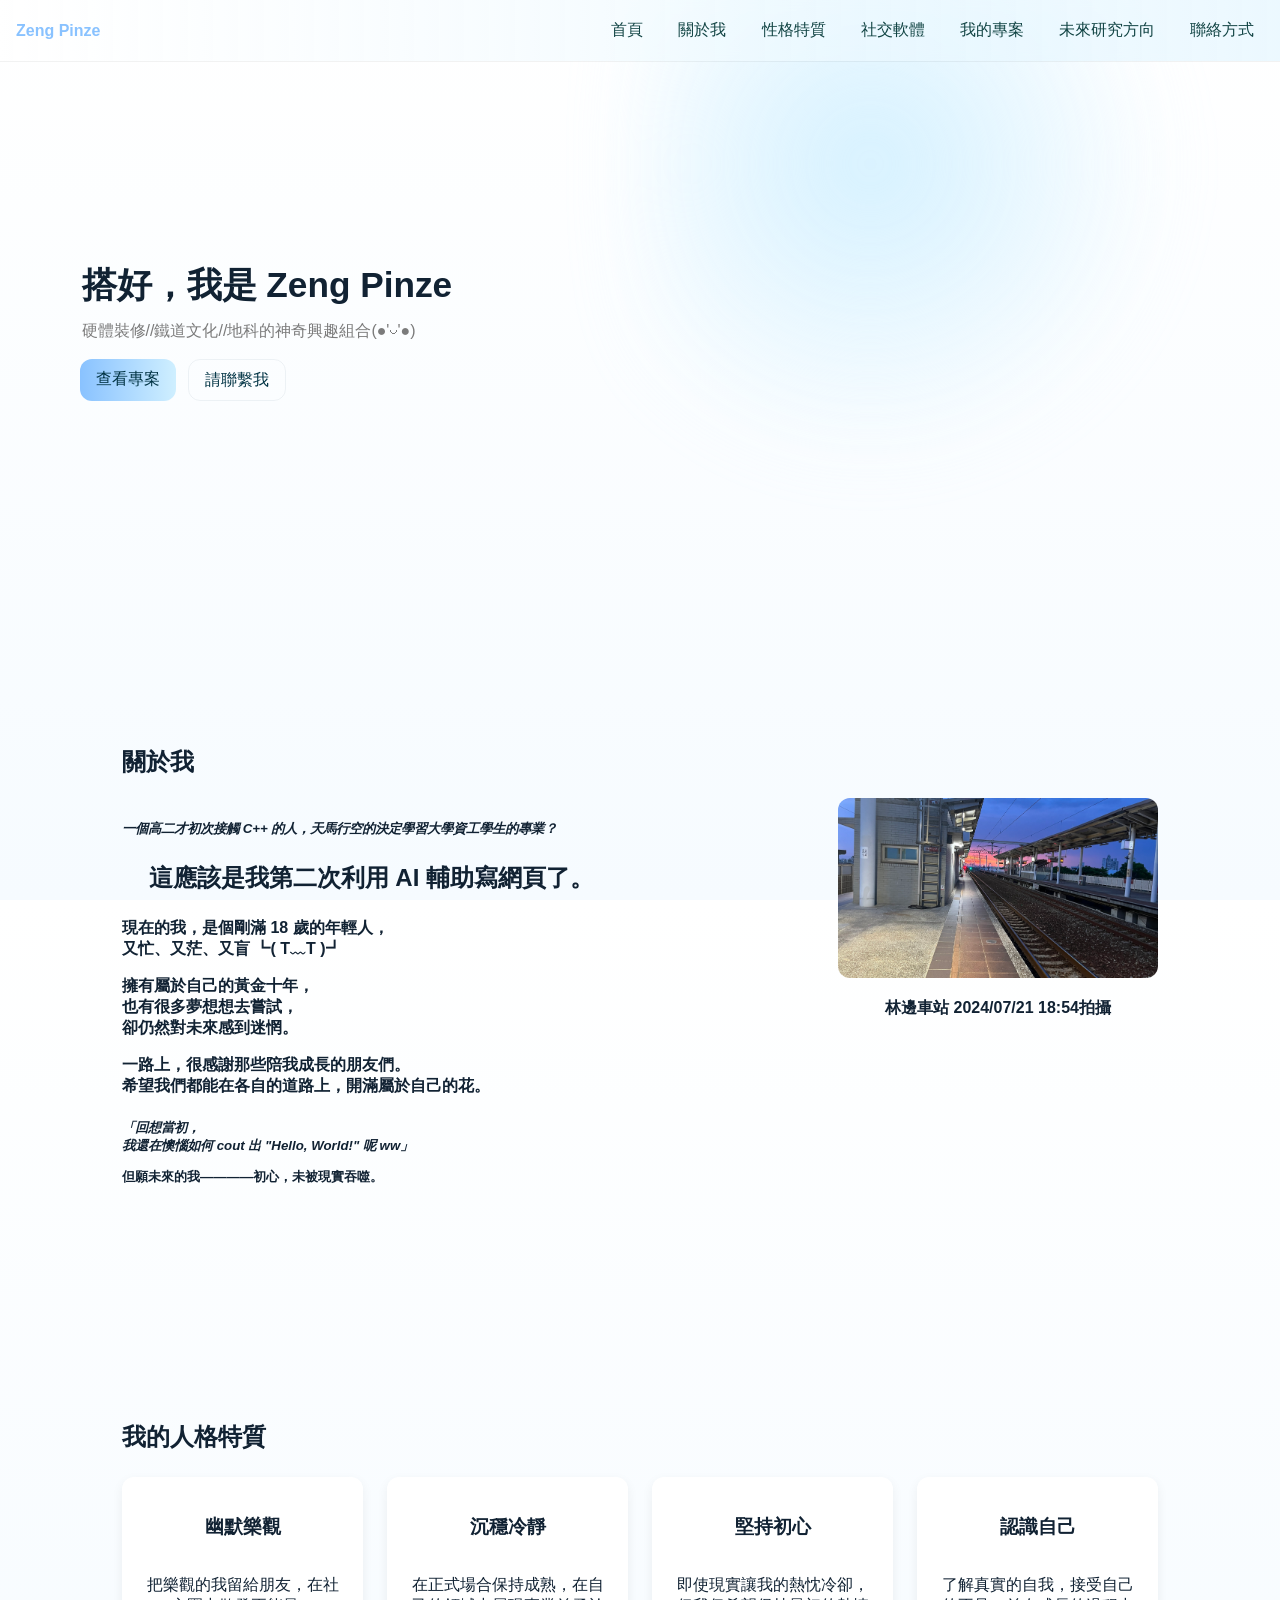
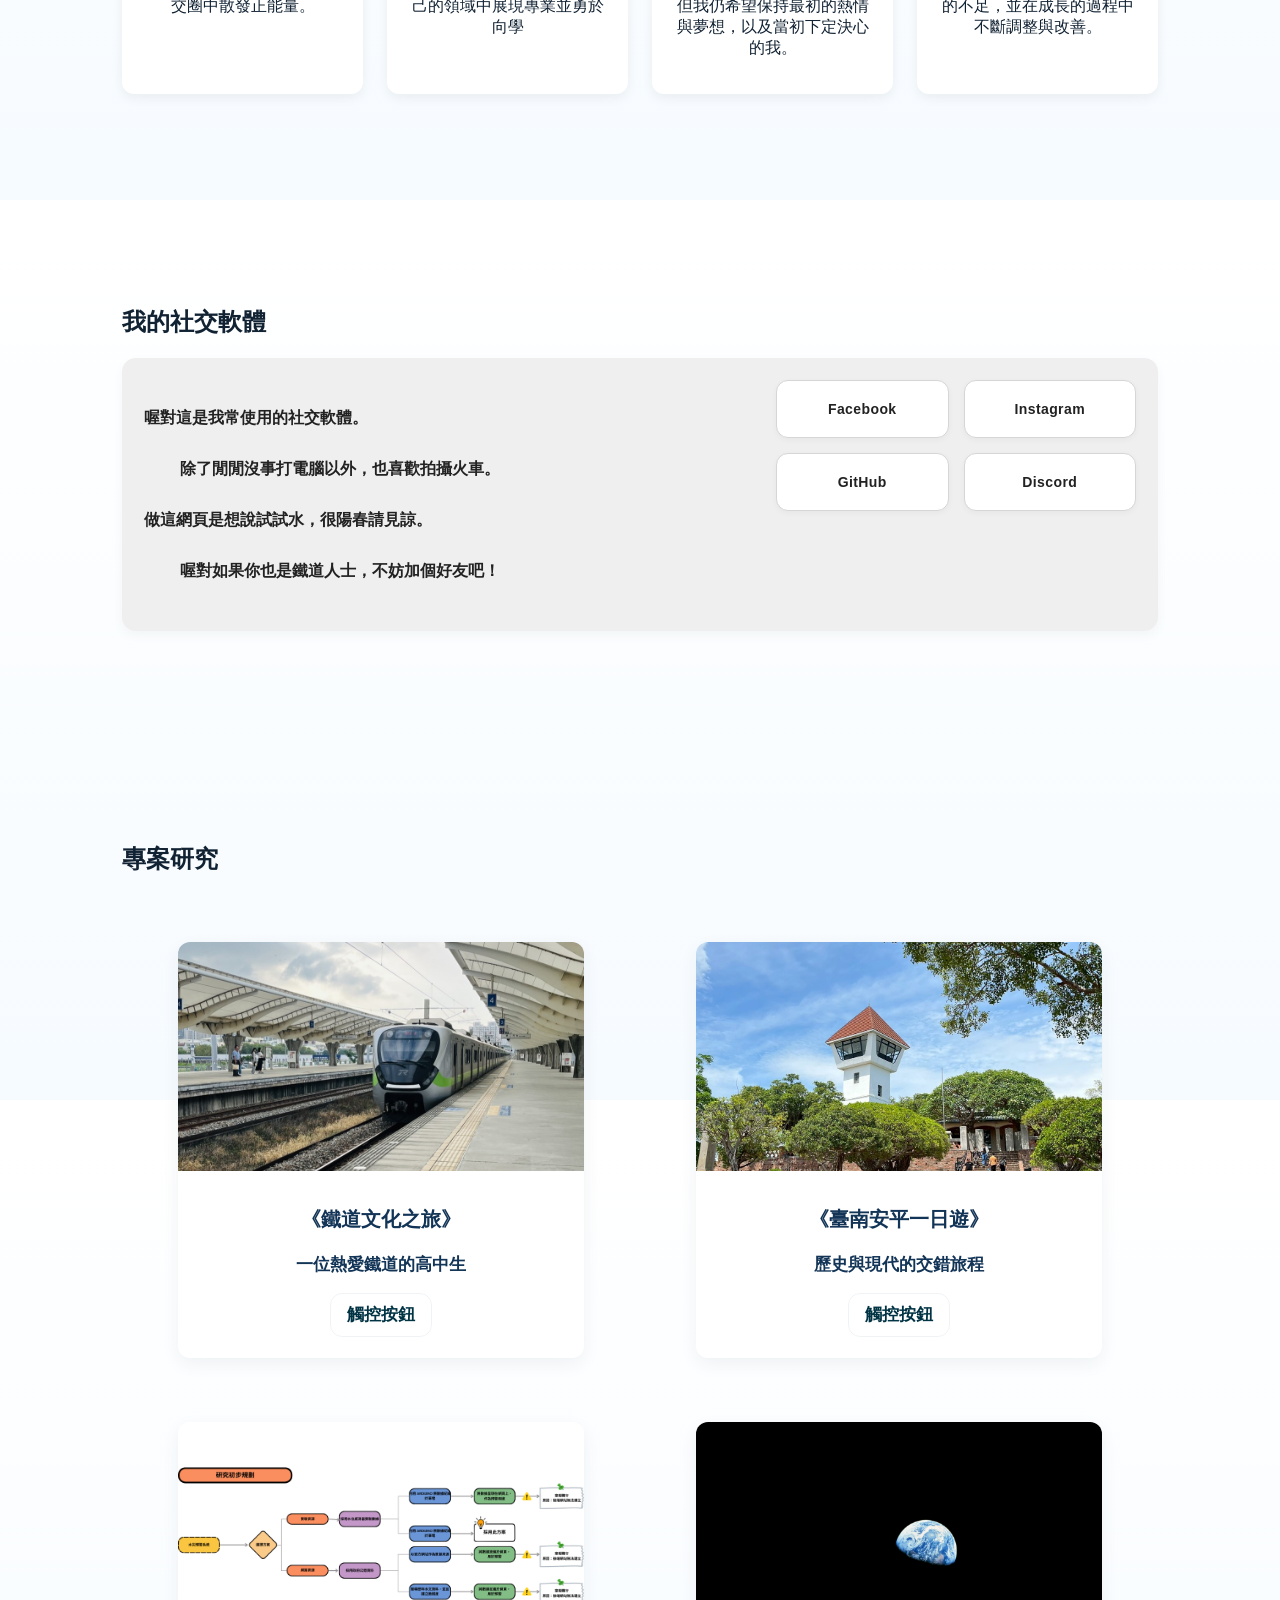
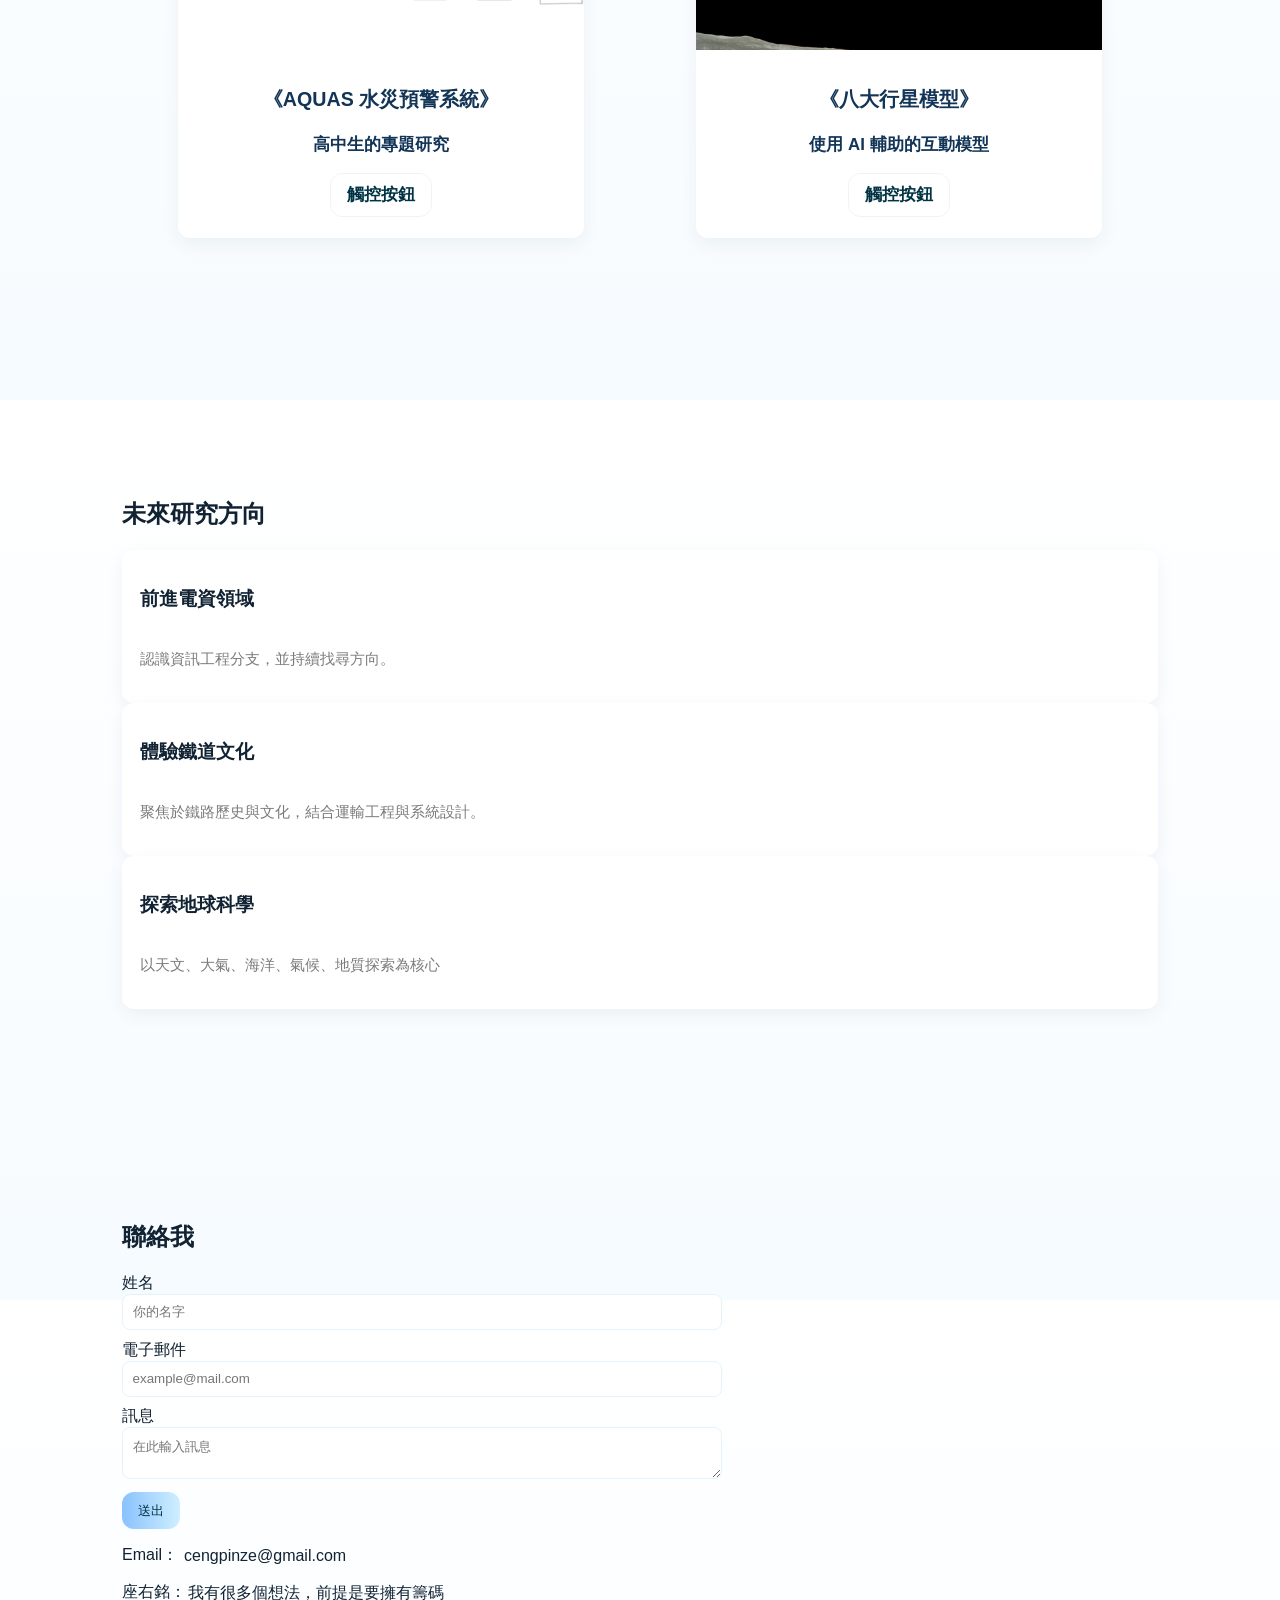
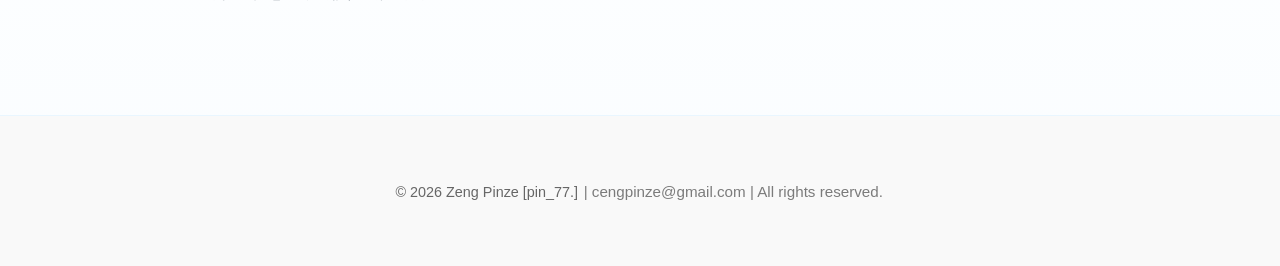
<file: index.html>
<!DOCTYPE html>
<html lang="zh-TW">

<head>
    <meta charset="UTF-8">
    <meta name="viewport" content="width=device-width, initial-scale=1.0">
    <title>pinMode_77.</title>
    <link rel="stylesheet" href="style.css">
    <meta name="viewport" content="width=device-width, initial-scale=1.0">
    <link rel="icon" type="image/png" href="pinze_logo.jpg">
</head>

<body>
    <header class="site-header">
        <a class="logo" href="#home">Zeng Pinze</a>
        <nav class="nav" id="nav">
            <a href="#home">首頁</a>
            <a href="#about">關於我</a>
            <a href="#personality">性格特質</a>
            <a href="#social">社交軟體</a>
            <a href="#portfolio">我的專案</a>
            <a href="#services">未來研究方向</a>
            <a href="#contact">聯絡方式</a>

        </nav>
        <button id="menuBtn" class="touch-btn" aria-label="開啟選單">☰</button>
    </header>

    <main>
        <!-- HERO / 首頁 -->
        <section id="home" class="hero">
            <div class="hero-inner">
                <h1 class="editable" data-placeholder="在此填入你的標題">搭好，我是 Zeng Pinze</h1>
                <p class="editable" data-placeholder="在此填入一句話自我介紹">硬體裝修//鐵道文化//地科的神奇興趣組合(●'◡'●)
                </p>
                <div class="hero-ctas">
                    <a class="btn primary touch-btn" href="#portfolio">查看專案</a>
                    <a class="btn ghost touch-btn" href="#contact">請聯繫我</a>
                </div>
            </div>
            <div class="hero-bg" aria-hidden="true"></div>
        </section>

        <!-- about / 關於我 -->
        <section id="about" class="section reveal">
            <div class="container">
                <h1>關於我</h1>
                <div class="about-grid">
                    <div class="about-text">
                        <h5>
                            <p><em>一個高二才初次接觸 C++ 的人，天馬行空的決定學習大學資工學生的專業？</em></p>
                        </h5>


                        <h2><p>
                            &nbsp;&nbsp;&nbsp;&nbsp;這應該是我第二次利用 AI 輔助寫網頁了。
                        </p>
                        </h2>

                        <h4>
                            <p>
                                現在的我，是個剛滿 18 歲的年輕人，<br>
                                又忙、又茫、又盲 ┗( T﹏T )┛
                            </p>

                            <p>
                                擁有屬於自己的黃金十年，<br>
                                也有很多夢想想去嘗試，<br>
                                卻仍然對未來感到迷惘。
                            </p>

                            <p>
                                一路上，很感謝那些陪我成長的朋友們。<br>
                                希望我們都能在各自的道路上，開滿屬於自己的花。
                            </p>
                        </h4>

                        <h5>
                            <p><em>
                                    「回想當初，<br>
                                    我還在懊惱如何 cout 出 "Hello, World!" 呢 ww」
                                </em></p>

                            <p><strong>
                                    但願未來的我————初心，未被現實吞噬。
                                </strong></p>
                        </h5>
                    </div>
                    <div class="about-media">
                        <img src="LB_station.jpg" alt="林邊車站" class="rounded shadow" />
                        <p style="text-align: center; font-weight: bold;">林邊車站 2024/07/21 18:54拍攝</p>
                    </div>


                </div>
            </div>
        </section>



        <!-- personality / 人格特質 -->
        <section id="personality" class="section reveal">
            <div class="container">
                <h1>我的人格特質</h1>
                <div class="grid personality-grid">
                    <article class="card">
                        <h3>幽默樂觀</h3>
                        <p>把樂觀的我留給朋友，在社交圈中散發正能量。</p>
                    </article>
                    <article class="card">
                        <h3>沉穩冷靜</h3>
                        <p>在正式場合保持成熟，在自己的領域中展現專業並勇於向學</p>
                    </article>
                    <article class="card">
                        <h3>堅持初心</h3>
                        <p>即使現實讓我的熱忱冷卻，但我仍希望保持最初的熱情與夢想，以及當初下定決心的我。</p>
                    </article>
                    <article class="card">
                        <h3>認識自己</h3>
                        <p>了解真實的自我，接受自己的不足，並在成長的過程中不斷調整與改善。</p>
                    </article>
                </div>
            </div>
        </section>



        <!-- social / 社交軟體 -->
        <section id="social" class="section reveal">
            <div class="container">
                <h1>我的社交軟體</h1>
                <div class="social-grid-layout">
                    <div class="social-text">
                        <h6>
                            <p>喔對這是我常使用的社交軟體。</p>
                        </h6>
                        <h6>
                            <p>&nbsp;&nbsp;&nbsp;&nbsp;&nbsp;&nbsp;&nbsp;&nbsp;除了閒閒沒事打電腦以外，也喜歡拍攝火車。<br>
                                <br>做這網頁是想說試試水，很陽春請見諒。<br>
                                <br>&nbsp;&nbsp;&nbsp;&nbsp;&nbsp;&nbsp;&nbsp;&nbsp;喔對如果你也是鐵道人士，不妨加個好友吧！
                            </p>
                        </h6>
                    </div>
                    <div class="social-links">
                        <div class="social-card">
                            <a href="https://www.facebook.com/share/1Z2Pvj5gK8/?mibextid=wwXIfr" target="_blank"
                                rel="noopener noreferrer">Facebook</a>
                        </div>
                        <div class="social-card">
                            <a href="hhttps://www.instagram.com/pinze_1217?stkn=MWd3c3Fwb3gzZjg2OA%3D%3D&utm_source=qr"
                                target="_blank" rel="noopener noreferrer">Instagram</a>
                        </div>
                        <div class="social-card">
                            <a href="https://github.com/zengpinze" target="_blank" rel="noopener noreferrer">GitHub</a>
                        </div>
                        <div class="social-card">
                            <a href="https://discordapp.com/users/845567407082569739" target="_blank"
                                rel="noopener noreferrer">Discord</a>
                        </div>
                    </div>
                </div>
            </div>
        </section>




        <!-- portfolio / 作品集 -->
        <section id="portfolio" class="section reveal" aria-labelledby="portfolio-title">
            <div class="container">
                <h1 id="portfolio-title">專案研究</h1>

                <div class="gallery">
                    <figure class="card">
                        <img src="Xinwuri_Station.jpg" alt="新烏日車站外觀" loading="lazy" />
                        <figcaption>
                            <h3>《鐵道文化之旅》</h3>
                            <p>一位熱愛鐵道的高中生</p>
                            <a class="btn ghost touch-btn"
                                href="https://sites.google.com/view/pin7-self-directed-learning/%E7%B0%A1%E4%BB%8B"
                                target="_blank" rel="noopener noreferrer">觸控按鈕</a>
                        </figcaption>
                    </figure>

                    <figure class="card">
                        <img src="Anping_Timewalk.jpg" alt="臺南安平歷史景點" loading="lazy" />
                        <figcaption>
                            <h3>《臺南安平一日遊》</h3>
                            <p>歷史與現代的交錯旅程</p>
                            <a class="btn ghost touch-btn" href="https://zengpinze.github.io/Anping_Timewalk/"
                                target="_blank" rel="noopener noreferrer">觸控按鈕</a>
                        </figcaption>
                    </figure>

                    <figure class="card">
                        <img src="thematic_study.png" alt="AQUAS 水災預警系統示意圖" loading="lazy" />
                        <figcaption>
                            <h3>《AQUAS 水災預警系統》</h3>
                            <p>高中生的專題研究</p>
                            <a class="btn ghost touch-btn" href="https://zengpinze.github.io/water_sensor/"
                                target="_blank" rel="noopener noreferrer">觸控按鈕</a>
                        </figcaption>
                    </figure>

                    <figure class="card">
                        <img src="Earth.jpg" alt="八大行星模型" loading="lazy" />
                        <figcaption>
                            <h3>《八大行星模型》</h3>
                            <p>使用 AI 輔助的互動模型</p>
                            <a class="btn ghost touch-btn" href="https://zengpinze.github.io/Solar_System/"
                                target="_blank" rel="noopener noreferrer">觸控按鈕</a>
                        </figcaption>
                    </figure>
                </div>
            </div>
        </section>




        <!-- services / 項目 -->
        <section id="services" class="section reveal">
            <div class="container">
                <h1>未來研究方向</h1>
                <div class="grid services-grid">
                    <article class="service card">
                        <h3 class="editable">前進電資領域</h3>
                        <p class="editable small">認識資訊工程分支，並持續找尋方向。</p>
                    </article>
                    <article class="service card">
                        <h3 class="editable">體驗鐵道文化</h3>
                        <p class="editable small">聚焦於鐵路歷史與文化，結合運輸工程與系統設計。</p>
                    </article>
                    <article class="service card">
                        <h3 class="editable">探索地球科學</h3>
                        <p class="editable small">以天文、大氣、海洋、氣候、地質探索為核心</p>
                    </article>
                </div>
            </div>
        </section>

        <!-- contact / 聯絡方式 -->
        <section id="contact" class="section reveal">
            <div class="container">
                <h1>聯絡我</h1>
                <form id="contactForm" class="contact-form">
                    <label>姓名<input type="text" name="name" placeholder="你的名字" required></label>
                    <label>電子郵件<input type="email" name="email" placeholder="example@mail.com" required></label>
                    <label>訊息<textarea name="message" placeholder="在此輸入訊息"></textarea></label>
                    <button type="submit" class="btn primary touch-btn">送出</button>
                </form>

                <div class="contact-info">
                    <p>Email：<span class="editable"> cengpinze@gmail.com</span></p>
                    <p>座右銘：<span class="editable">我有很多個想法，前提是要擁有籌碼</span></p>
                </div>
            </div>
        </section>
    </main>

    <footer class="site-footer">
        <div class="container">
            <p>© <span id="year"></span> Zeng Pinze [pin_77.] <span class="editable small"> | cengpinze@gmail.com |
                    All rights reserved.</span>
            </p>
        </div>
    </footer>

    <script src="script.js"></script>
</body>

</html>

<!-- 欸這是小彩蛋嘻嘻，你能看到這段文字代表你不簡單
    然後我知道盧品碩一定會看我後台，所以我在這裡向你問好(?
    好啦我知道你會說這到底三小，好啦等我之後學會更多再來改 = = 
    -->
</file>
<file: style.css>
/* =========================
   全域變數與基底（:root）
   定義主色、圓角、最大寬度等變數，整站共用
   ========================= */
:root {
    --main: #CFEFFF;
    /* 淺藍 */
    --white: #ffffff;
    --muted: #7b7b7b;
    --accent: #89c2ff;
    --glass: rgba(255, 255, 255, 0.7);
    --max-width: 1100px;
    --radius: 14px;
}

/* 全站盒模型統一 */
* {
    box-sizing: border-box;
}

/* html, body 高度設定以利 hero 滿版 */
html,
body {
    height: 100%;
}

/* =========================
   body 基底樣式
   字型、背景漸層、字色
   ========================= */
body {
    margin: 0;
    font-family: -apple-system, BlinkMacSystemFont, "Segoe UI", Roboto, "Noto Sans TC", Arial;
    color: #123;
    background: linear-gradient(180deg, var(--white), #f6fbff);
    -webkit-font-smoothing: antialiased;
}

/* 中央容器：用來包主要內容（.container） */
.container {
    max-width: var(--max-width);
    margin: 0 auto;
    padding: 2rem;
}

/* =========================
   頁首 / 導覽（.site-header）
   固定在頁頂、毛玻璃效果
   ========================= */
.site-header {
    position: fixed;
    inset: 0 0 auto 0;
    display: flex;
    align-items: center;
    justify-content: space-between;
    padding: 0.75rem 1rem;
    background: linear-gradient(90deg, rgba(255, 255, 255, 0.8), rgba(223, 244, 255, 0.6));
    backdrop-filter: blur(6px);
    z-index: 40;
    width: 100%;
    box-shadow: 0 1px 0 rgba(0, 0, 0, 0.05);
}

/* logo 樣式（通常放在左側） */
.logo {
    font-weight: 700;
    color: var(--accent);
    text-decoration: none;
}

/* 導覽列（右側連結容器） */
.nav {
    display: flex;
    gap: 1rem;
}

/* 導覽連結樣式 */
.nav a {
    color: #144;
    text-decoration: none;
    padding: 0.5rem 0.6rem;
    border-radius: 8px;
}

.nav a:hover {
    background: var(--main);
}

/* 漢堡按鈕（桌面隱藏，手機顯示） */
#menuBtn {
    display: none;
}

/* =========================
   HERO（首屏）
   大標、描述、CTA 按鈕
   ========================= */
.hero {
    min-height: 70vh;
    display: flex;
    align-items: center;
    position: relative;
    overflow: hidden;
}

/* hero 內文容器 */
.hero-inner {
    padding: 6rem 2rem 4rem;
    max-width: 900px;
    margin-left: 3rem;
}

/* hero 標題與段落 */
.hero h1 {
    font-size: 2.2rem;
    margin: 0 0 .5rem;
}

.hero p {
    margin: 0 0 1rem;
    color: var(--muted);
}

/* CTA 按鈕群容器 */
.hero-ctas {
    display: flex;
    gap: .75rem;
}

/* 共用按鈕樣式 */
.btn {
    display: inline-block;
    padding: .6rem 1rem;
    border-radius: 12px;
    text-decoration: none;
    border: none;
    cursor: pointer;
}

/* 主要按鈕（漸層） */
.btn.primary {
    background: linear-gradient(90deg, var(--accent), var(--main));
    color: #034;
}

/* 空心按鈕 */
.btn.ghost {
    background: transparent;
    border: 1px solid rgba(3, 60, 80, 0.06);
    color: #034;
}

/* 縮放觸控反饋（給行動裝置） */
.touch-btn {
    transition: transform .12s ease;
}

.touch-btn:active {
    transform: scale(.97);
}

/* hero 裝飾性背景光暈 */
.hero-bg {
    position: absolute;
    right: -10%;
    top: -10%;
    width: 60%;
    height: 120%;
    background: radial-gradient(circle at 30% 30%, var(--main), transparent 40%);
    filter: blur(40px);
    opacity: .9;
}

/* =========================
   區塊通用（.section）
   各大區塊的上下內距
   ========================= */
.section {
    padding: 4rem 0;
}

h2 {
    margin-top: 0;
}

/* =========================
   關於我（about-grid）
   桌面兩欄（內容 + 側欄圖片），手機改一欄
   ========================= */
.about-grid {
    display: grid;
    grid-template-columns: 1fr 320px;
    gap: 1.5rem;
    align-items: start;
}



/* 圓角圖片（常用於個人照） */
.rounded {
    width: 100%;
    border-radius: 12px;
    object-fit: cover;
}

/* 輸入欄通用樣式（搜尋/聯絡表單） */
.text-input {
    display: block;
    width: 100%;
    padding: .5rem;
    margin: .4rem 0;
    border-radius: 8px;
    border: 1px solid #e4eef7;
}

/* =========================
   社交軟體區塊（#social）
   ========================= */
:root {
    /* 若你已有變數可不用改 */
    --accent: #89c2ff;
    --glass: rgba(255, 255, 255, 0.7);
    --radius: 12px;
    --text-color: #222;
}

/* 社交區塊：桌機左文字、右按鈕（卡片） */
.social-grid-layout {
    display: grid;
    grid-template-columns: 1fr 360px;
    /* 左 1fr，右固定寬度（可改） */
    gap: 20px;
    align-items: start;

    /* 新增：內部容器灰底、圓角與內間距（選項 B） */
    background: #efefef;
    /* 容器灰色背景 */
    padding: 22px;
    border-radius: 14px;
    box-shadow: 0 4px 12px rgba(0, 0, 0, 0.04);
}

/* 手機：整欄垂直堆疊（文字先、按鈕後） */
@media (max-width: 768px) {
    .social-grid-layout {
        grid-template-columns: 1fr;
    }

    .social-links {
        grid-template-columns: 1fr;
        /* 按鈕改為單欄 */
    }

    /* 手機時減少容器內側留白 */
    .social-grid-layout {
        padding: 18px;
        border-radius: 12px;
    }
}

/* 文字區 */
.social-text p {
    font-size: 16px;
    line-height: 1.6;
    margin-bottom: 12px;
    color: var(--text-color);
}

/* 按鈕區（2x2 在桌機） */
.social-links {
    display: grid;
    grid-template-columns: repeat(2, 1fr);
    gap: 15px;
}

/* 卡片樣式：外框 + 可點整塊 */
/* 卡片改為白底以便在灰底容器中明顯 */
.social-card {
    background: #ffffff;
    /* 卡片白底，與灰底容器對比 */
    padding: 12px;
    border-radius: var(--radius);
    text-align: center;
    font-weight: 700;
    font-size: 14px;
    letter-spacing: 0.4px;
    color: var(--text-color);
    transition: transform 0.18s ease, background 0.18s ease, color 0.18s ease, border-color 0.18s ease;
    cursor: pointer;
    border: 1px solid #d6d6d6;
    /* 灰色外框 */
    box-shadow: 0 2px 6px rgba(0, 0, 0, 0.04);
    overflow: hidden;
}

/* 讓超連結撐滿整個卡片、且不顯示底線 */
.social-card a {
    display: flex;
    align-items: center;
    justify-content: center;
    width: 100%;
    height: 100%;
    text-decoration: none;
    /* 去底線 */
    color: inherit;
    padding: 8px 10px;
}

/* hover / focus 效果（保留你的動畫語感） */
.social-card:hover,
.social-card:focus-within {
    transform: scale(1.05);
    background: var(--accent);
    color: #fff;
    border-color: transparent;
}

/* keyboard focus 明顯可見（可取代 outline:none） */
.social-card:focus-within {
    outline: 3px solid rgba(137, 194, 255, 0.18);
    outline-offset: 3px;
}

/* 保留你的淡入向上動畫 */
.reveal {
    opacity: 0;
    transform: translateY(20px);
    animation: fadeInUp 0.6s ease forwards;
}

@keyframes fadeInUp {
    to {
        opacity: 1;
        transform: translateY(0);
    }
}

/* 人格特質區塊（personality-grid） */
.personality-grid {
    display: grid;
    grid-template-columns: repeat(auto-fit, minmax(220px, 1fr));
    gap: 1.5rem;
    margin-top: 1.5rem;
}

.personality-grid .card {
    padding: 1.2rem;
    text-align: center;
    background: var(--white);
    border-radius: var(--radius);
    box-shadow: 0 4px 12px rgba(0, 0, 0, 0.06);
    transition: transform 0.25s ease, box-shadow 0.25s ease;
}

.personality-grid .card:hover {
    transform: translateY(-6px);
    box-shadow: 0 8px 20px rgba(0, 0, 0, 0.1);
}



/* =========================
   作品集 / gallery（格狀顯示）
   桌面兩欄、手機一欄
   ========================= */
/* 盒模型穩定 */
*,
*::before,
*::after {
    box-sizing: border-box;
}

/* 容器：置中、兩欄（桌面） */
.gallery {
    width: 100%;
    max-width: var(--max-width, 1100px);
    margin: 0 auto;
    display: grid;
    grid-template-columns: repeat(2, 1fr);
    /* 桌面兩欄 */
    gap: 2rem;
    padding: 2rem 1rem;
    align-items: start;
}

/* 單張作品卡片 */
.card {
    background: var(--white, #ffffff);
    border-radius: 12px;
    overflow: hidden;
    box-shadow: 0 6px 18px rgba(12, 45, 70, 0.06);
    transition: transform .28s ease, box-shadow .28s ease;
    display: flex;
    flex-direction: column;
}

/* 只在有 hover 支援的裝置顯示懸浮效果（避免手機觸控干擾）*/
@media (hover: hover) and (pointer: fine) {
    .card:hover {
        transform: translateY(-6px);
        box-shadow: 0 12px 26px rgba(12, 45, 70, 0.09);
    }
}

/* 圖片：保持比例並自適應寬度 */
.card img {
    width: 100%;
    height: auto;
    aspect-ratio: 16 / 9;
    /* 若想更高改為 4/3 */
    object-fit: cover;
    display: block;
}

/* 標題/說明 */
.card figcaption {
    padding: 1rem;
    text-align: center;
    font-weight: 700;
    font-size: 1.05rem;
    color: var(--primary-color, #123456);
}

/* 手機（小螢幕）→ 單欄直排 */
@media (max-width: 768px) {
    .gallery {
        grid-template-columns: 1fr;
        /* 單欄 */
        gap: 1rem;
        padding: 1.25rem 0.75rem;
    }

    .card figcaption {
        font-size: 1rem;
        padding: 0.75rem;
    }

    .card img {
        aspect-ratio: 4 / 3;
        /* 手機時可讓圖片看起來較高 */
    }
}






/* =========================
   服務項目（services-grid）
   自適應欄數（auto-fit）
   ========================= */
.services-grid {
    grid-template-columns: repeat(auto-fit, minmax(220px, 1fr));
}

.service {
    padding: 1rem;
}

/* =========================
   聯絡表單（contact-form）
   最大寬度與欄位樣式
   ========================= */
.contact-form {
    display: grid;
    gap: .6rem;
    max-width: 600px;
}

.contact-form label {
    display: block;
}

.contact-form input,
.contact-form textarea {
    width: 100%;
    padding: .6rem;
    border-radius: 8px;
    border: 1px solid #e6f2fb;
}

.contact-form button {
    width: fit-content;
}

/* 頁腳 */
.site-footer {
    border-top: 1px solid #e9f6ff;
    padding: 1.2rem 0;
    margin-top: 2rem;
}

body {
    margin: 0;
    min-height: 100vh;
    display: flex;
    flex-direction: column;
}

.site-footer {
    text-align: center;
    font-size: 0.9em;
    color: #666;
    padding: 20px 0;
    background-color: #f9f9f9;
    margin-top: auto;
}


/* 可編輯元素（使用 contenteditable） */
.editable {
    outline: none;
    min-height: 1.5rem;
    padding: .1rem;
    border-radius: 6px;
}

.editable[contenteditable]:empty:before {
    content: attr(data-placeholder);
    color: var(--muted);
}

/* 小字 / 次要文字 */
.small {
    font-size: .95rem;
    color: var(--muted);
}

/* 進場動畫（先隱藏，加入 .visible 後顯示） */
.reveal {
    opacity: 0;
    transform: translateY(12px);
    transition: opacity .6s ease, transform .6s ease;
}

.reveal.visible {
    opacity: 1;
    transform: none;
}

/* 響應式：小於 900px 的行為 */
@media (max-width: 900px) {
    .about-grid {
        grid-template-columns: 1fr;
    }

    .site-header {
        padding: 0.5rem;
    }

    .nav {
        display: none;
        /* 隱藏桌面導覽，顯示漢堡 */
    }

    #menuBtn {
        display: block;
    }
}

/* 觸控水波（基礎 CSS，需 JS 設定位置與動畫） */
.ripple {
    position: relative;
    overflow: hidden;
}

.ripple::after {
    content: "";
    position: absolute;
    border-radius: 50%;
    transform: scale(0);
    opacity: .6;
    pointer-events: none;
}





/* =========================
   響應式設計
   手機、平板、桌面版樣式調整
   ========================= */

/* 高對比度模式 */
@media (prefers-contrast: more) {
    :root {
        --primary-color: #0000FF;
        --secondary-color: #008000;
        --accent-color: #FF0000;
        --background-color: #FFFFFF;
        --text-color: #000000;
        --box-bg: #F0F0F0;
    }

    .box,
    .announcement-item,
    .modal-content {
        border: 2px solid #000000;
    }
}

/* 拍謝吼我CSS不太熟，所以註解比較多 */
</file>
